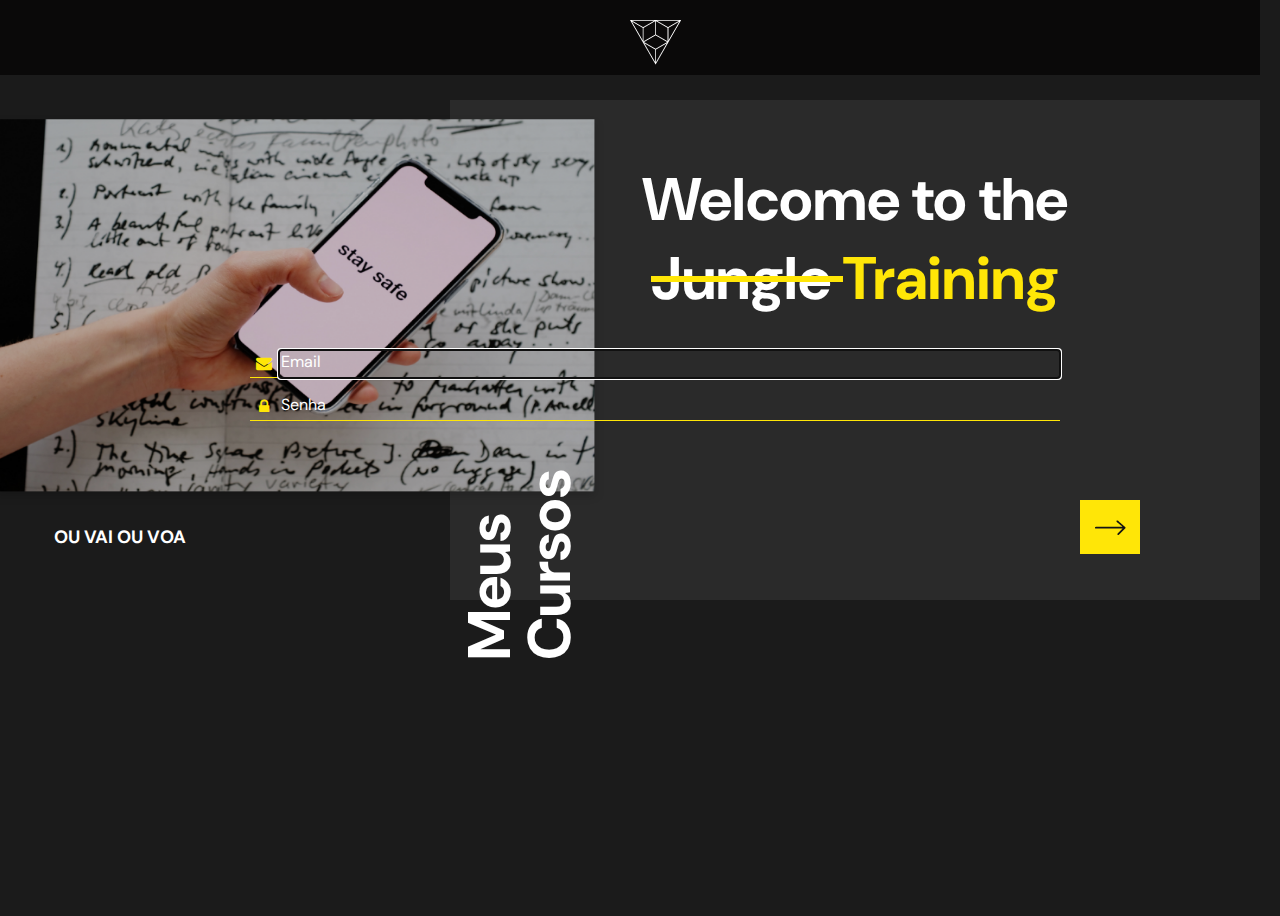
<file: index.html>
<!DOCTYPE html>
<head>
	<link rel="shortcut icon" href="images/logoblack.png">
	<title>Training Conquer</title>
	<link rel="stylesheet" href="https://stackpath.bootstrapcdn.com/bootstrap/4.2.1/css/bootstrap.min.css"
		integrity="sha384-GJzZqFGwb1QTTN6wy59ffF1BuGJpLSa9DkKMp0DgiMDm4iYMj70gZWKYbI706tWS" crossorigin="anonymous">
	<link href="http://maxcdn.bootstrapcdn.com/font-awesome/4.2.0/css/font-awesome.min.css" rel="stylesheet">
	<link href="css/global.css" type="text/css" rel="stylesheet">
	<link href='https://fonts.googleapis.com/css?family=DM Sans' rel='stylesheet'>
	<script type="text/javascript" src="js/login.js"></script>
</head>
<body>
	<section class="logo"></section>
	<section class="container-fluid header">
	<img src="images/bg.png">
	<section class="row">
			<div class="bgg"></div>
			<h1 class="titulo">
					<span class="p1">Welcome to the </span>
					<span class="p2"><span class="p3">Jungle </span></span>
					<span class="p4">Training</span>
			</h1>
			<h2 class="text1">
				<span class="p1">OU VAI OU VOA</span>
			</h2>
			<h3 class="text2">
				<span class="p1">Meus Cursos</span>
			</h3>
			<form class="form-container" id="form">
				<div class="input-container">
					<i class="fa fa-envelope icon"></i>
					<input type="email" class="fc1" id="email" placeholder="Email" required autofocus>
				</div>
				<div class="input-container">
					<i class="fa fa-lock icon"></i>
					<input type="password" class="fc2" id="password" placeholder="Senha" required autofocus>
				</div>
				<div class="fc3" id="error"></div>
				<button class="submit" id="submit" onclick="validaLogin();"></button>
			</form>
	</section>
</section>
</body>
</html>
</file>
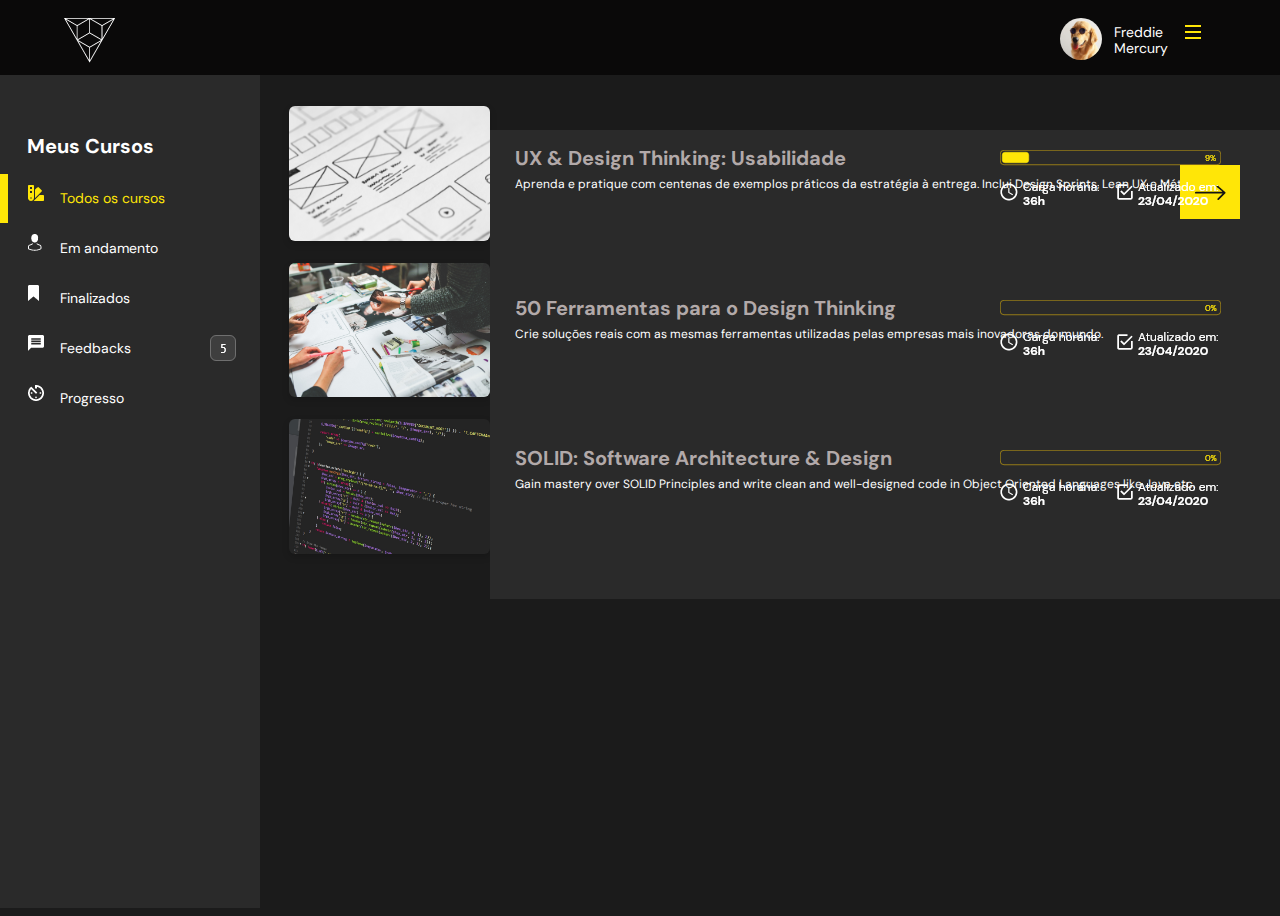
<file: cursos.html>
<!DOCTYPE html>
<head>
	<link rel="shortcut icon" href="images/logoblack.png">
	<title>Meus cursos</title>
	<link rel="stylesheet" href="https://stackpath.bootstrapcdn.com/bootstrap/4.2.1/css/bootstrap.min.css"
		integrity="sha384-GJzZqFGwb1QTTN6wy59ffF1BuGJpLSa9DkKMp0DgiMDm4iYMj70gZWKYbI706tWS" crossorigin="anonymous">
	<link href="css/cursos.css" type="text/css" rel="stylesheet">
	<link href='https://fonts.googleapis.com/css?family=DM Sans' rel='stylesheet'>
	<script type="text/javascript" src="js/login.js"></script>
</head>
<body>
	<section class="header"></section>
	<section class="logo">
		<img src="images/logoconquer.png" id="logo">
	</section>
	<div class="avatar"></div>
	<div class="nome">
		<section class="p3">Freddie Mercury</section>
	</div>
	<div class="drawer"></div>
	<h1 class="titulo">Meus Cursos</h1>
	<div class="menu">
		<section class="p4">Todos os cursos</section>
		<section class="p6">Em andamento</section>
		<section class="p6">Finalizados</section>
		<section class="p6">Feedbacks</section>
		<section class="p6">Progresso</section>
	</div>
	<div class="icones">
		<section class="todososcursos">
			<img src="images/todososcursos.png" id="todososcursos">
		</section>	
		<section class="andamento">
			<img src="images/andamento.png" id="andamento">
		</section>
		<section class="finalizados">
			<img src="images/finalizados.png" id="finalizados">
		</section>
		<section class="feedback">
			<img src="images/feedback.png" id="feedback">
		</section>
		<section class="progresso">
			<img src="images/progresso.png" id="progresso">
		</section>
	</div>
	<section class="feednumber">
			<img src="images/feednumber.png" id="feednumber">
	</section>
	<section class="options">
			<img src="images/options.png" id="options">
	</section>
	<section class="selection">
		<img src="images/selection.png" id="selection">
	</section>
	<div class="course1">
		<section class="p5">UX & Design Thinking: Usabilidade</section>
		<section class="p1">Aprenda e pratique com centenas de exemplos práticos da estratégia à entrega. Inclui Design Sprints, Lean UX e Métricas.</section>
	</div>
	<div class="course2">
		<section class="p5">50 Ferramentas para o Design Thinking</section>
		<section class="p1">Crie soluções reais com as mesmas ferramentas utilizadas pelas empresas mais inovadoras do mundo.</section>
	</div>
	<div class="course3">
		<section class="p5">SOLID: Software Architecture & Design</section>
		<section class="p1">Gain mastery over SOLID Principles and write clean and well-designed code in Object Oriented Languages like Java etc.</section>
	</div>
	<section class="progress1">
			<img src="images/progress1.png" id="progress1">		
	</section>
	<section class="progress2">
		<img src="images/progress2.png" id="progress2">		
	</section>
	<section class="progress3">
		<img src="images/progress2.png" id="progress3">		
	</section>
	<section class="course">
		<img src="images/course1.png" id="course1">
		<img src="images/course2.png" id="course2">
		<img src="images/course3.png" id="course3">
	</section>
	<form action="cursos2.html">
		<button class="submit" id="submit"></button>
	</form>
</body>
</html>
</file>
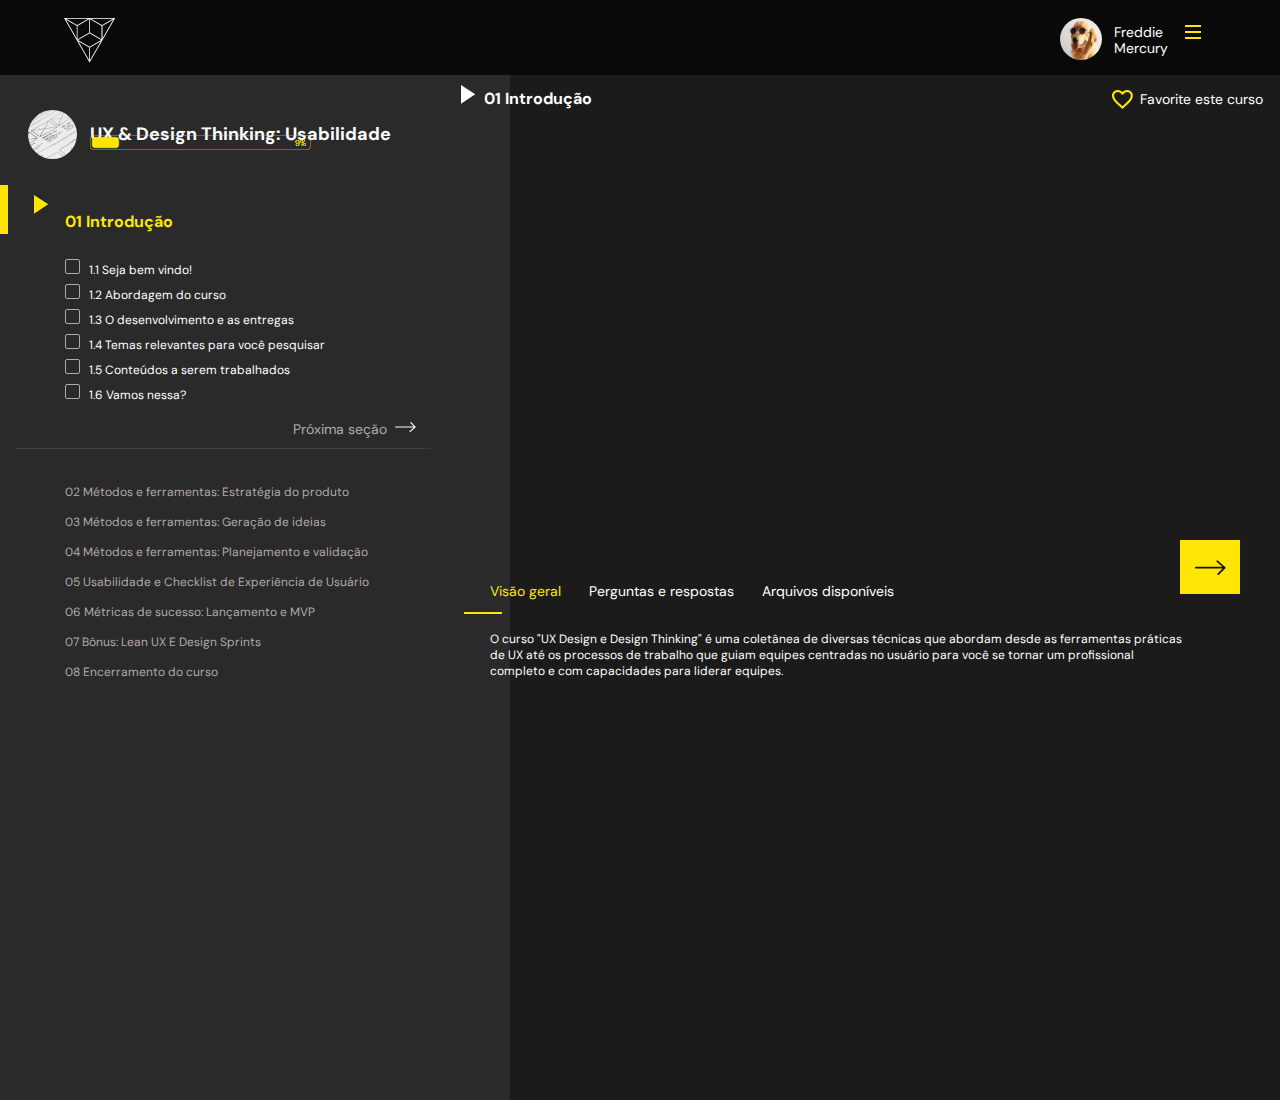
<file: cursos2.html>
<!DOCTYPE html>
<head>
    <link rel="shortcut icon" href="images/logoblack.png">
	<title>UX & Design Thinking: Usabilidade</title>
	<link rel="stylesheet" href="https://stackpath.bootstrapcdn.com/bootstrap/4.2.1/css/bootstrap.min.css"
		integrity="sha384-GJzZqFGwb1QTTN6wy59ffF1BuGJpLSa9DkKMp0DgiMDm4iYMj70gZWKYbI706tWS" crossorigin="anonymous">
    <link href="css/cursos2.css" type="text/css" rel="stylesheet">
    <link href='https://fonts.googleapis.com/css?family=DM Sans' rel='stylesheet'>
	<script type="text/javascript" src="js/login.js"></script>
</head>
<body>
	<section class="header"></section>
	<section class="logo">
		<img src="images/logoconquer.png" id="logo">
    </section>
    <section class="capa">
		<img src="images/capa.png" id="capa">
	</section>
	<div class="avatar"></div>
	<div class="nome">
		<section class="p3">Freddie Mercury</section>
    </div>
    <section class="options">
        <img src="images/options.png" id="options">
    </section>
	<div class="drawer"></div>
    <h1 class="titulo">UX & Design Thinking: Usabilidade</h1>
    <div class="menu">
        <h1 class="subtitulo">01 Introdução</h1>
        <section class="check">
            <img src="images/check.png" id="check">
            <span class="p6">1.1 Seja bem vindo!</span>
        </section>
        <section class="check">
            <img src="images/check.png" id="check2">
            <span class="p6">1.2 Abordagem do curso</span>
        </section>
        <section class="check">
            <img src="images/check.png" id="check3">
            <span class="p6">1.3 O desenvolvimento e as entregas</span>
        </section>
        <section class="check">
            <img src="images/check.png" id="check4">
            <span class="p6">1.4 Temas relevantes para você pesquisar</span>
        </section>
        <section class="check">
            <img src="images/check.png" id="check5">
            <span class="p6">1.5 Conteúdos a serem trabalhados</span>
        </section>
        <section class="check">
            <img src="images/check.png" id="check6">
            <span class="p6">1.6 Vamos nessa?</span>
        </section>
        <section class="submenu">
            <section class="p5">02 Métodos e ferramentas: Estratégia do produto</section>
            <section class="p5">03 Métodos e ferramentas: Geração de ideias</section>
            <section class="p5">04 Métodos e ferramentas: Planejamento e validação</section>
            <section class="p5">05 Usabilidade e Checklist de Experiência de Usuário</section>
            <section class="p5">06 Métricas de sucesso: Lançamento e MVP</section>
            <section class="p5">07 Bônus: Lean UX E Design Sprints</section>
            <section class="p5">08 Encerramento do curso</section>
        </section>
    </div>
    <div class="favorite">
        <section class="favorite">Favorite este curso</section>
        <section class="favbutton">
            <img src="images/favbutton.png" id="favbutton">
        </section>
    </div>
    <div class="proxima">
        <section class="proximatext">Próxima seção</section>
        <section class="proximabutton">
            <img src="images/proxima.png" id="proximabutton">
        </section>
        <section class="line">
            <img src="images/line.png" id="line"></section>
    </div>    
    <figure>
        <div class="boxVideo">
        <iframe width="560" height="315" src="https://www.youtube.com/embed/qjJhMa9C5UU" frameborder="0" allow="accelerometer; autoplay; encrypted-media; gyroscope; picture-in-picture" allowfullscreen></iframe>
    </figure>
    <div class="play">
        <img src="images/play.png" id="play">
    </div>
    <div class="playvideo">
        <img src="images/play2.png" id="playvideo">
    </div>
    <section class="textvideo">
		<span class="p3">01 Introdução</span>	
    </section>
    <section class="progresscurso">
		<img src="images/progresscurso.png" id="progresscurso">		
    </section>
    <section class="selection">
		<img src="images/selection.png" id="selection">
    </section>
    <div class="infos">
        <div class="secoes">
            <span class="p4">Visão geral</span>
            <span class="p3">Perguntas e respostas</span>
            <span class="p3">Arquivos disponíveis</span>
        </div>
        <div class="descricao">
            <section>
                O curso "UX Design e Design Thinking" é uma coletânea de diversas técnicas que abordam desde 
                as ferramentas práticas de UX até os processos de trabalho que guiam equipes centradas no usuário para você se tornar um 
                profissional completo e com capacidades para liderar equipes.
            </section>
        </div>
    </div>
    <section class="inline">
        <img src="images/inline.png" id="inline">
    </section>
    <button class="submit" id="submit"></button>
</body>
</html>
</file>
<file: css/global.css>
::placeholder { /* Chrome, Firefox, Opera, Safari 10.1+ */
  color: #FFFFFF;
  opacity: 1; /* Firefox */
}

:-ms-input-placeholder { /* Internet Explorer 10-11 */
  color: #FFFFFF;
}

::-ms-input-placeholder { /* Microsoft Edge */
  color: #FFFFFF;
}

*{color: #FFFFFF;}
body{
	background-color: rgb(27,27,27);
	width: 100%;
	height: 100vh;
	text-align: center;
}
.logo{
	background: url('../images/logoconquer.png') no-repeat;
	position: absolute;
	left: 630px;
	top: 20px;
	right: 20px;
	height: 75px;	
	z-index: +1;
}
.header {
	background: #0A0909;
	position: absolute;
	left: 0px;
	top: 0px;
	right: 20px;
	height: 75px;
}
img{
	position: absolute;
	left: -20px;
	top: 110px;
	width: 630px;
	height: 400px;
}
.titulo {
	position: absolute;
	right: 180px;
	width: 450px;
	top: 120px;
	font-family: 'DM Sans';font-size: 60px;
	font-weight: bold;
}
.text1 {
	position: absolute;
	left: 50px;
	width: 140px;
	top: 510px;
	font-family: 'DM Sans';font-size: 18px;
	font-weight: regular;
}
.text2 {
	position: absolute;
	transform: rotate(-90deg);
	left: 420px;
	height: 130px;
	line-height: 60px;
	text-align: left;
	width: 210px;
	top: 430px;
	font-family: 'DM Sans';font-size: 60px;
	font-weight: bold;
}
.bgg{
	background: #2A2A2A;
	position: absolute;
	right: 0px;
	width: 810px;
	top: 100px;
	height: 500px;
	z-index: -1;
}
.form-container{
	position: absolute;
	right: 0px;
	height: 500px;
	width: 810px;
	top: 100px;
	padding-top: 250px;
	padding-left: 240px;
	padding-right: 200px;
	padding-bottom: 0px;
	z-index: +1;
}
.submit{
	background: url('../images/submit.png') no-repeat;
	border-style: none;
	position: absolute;
	right: 120px;
	width: 60px;
	height: 54px; 
	top: 400px;
	text-align: center;
}
.submit:hover {
	background-color: #B1B1B1;
	opacity: 0.7;
	cursor: pointer;
}
@media (max-width: 1200px){
	body{
		background-color: rgb(27,27,27);
		text-align: center;
		width: 100%;
		height: auto;
	}
	img {
	display: none;
	}
	.text1{
		display: none;
	}
	.text2{
		display: none;
	}
}
@media (max-width: 650px){
	.bg{
		background: url('../images/header.png') no-repeat;
		position: absolute;
		background-size: 100%;
		background-position: 0px 0px;
	}
	.logo{
		position: absolute;
		left: 230px;
		width: 250px;
		height: 155px;
	}
	.titulo {
		position: absolute;
		left: 120px;
		width: 250px;
		height: 155px;
		font-family: 'DM Sans';font-size: 40px;
		font-weight: bold;
	}
	.bgg{
		background: #2A2A2A;
		width: 460px;
		position: absolute;
		left: 20px;
		height: 70vh;
		z-index: -1;
	}
	.form-container{
		position: absolute;
		padding: 0;
		left: 50px;
		top: 350px;
		width: 380px;
		height: 80px;
		z-index: +1;
	}
	.submit{
		background: url('../images/submit.png') no-repeat;
		border-style: none;
		position: absolute;
		right: 0px;
		width: 60px;
		height: 54px; 
		top: 100px;
		text-align: center;
	}
}
.p2 {
	text-decoration:line-through;
	color: #FFE607;
}
.p3 {
	color: #FFFFFF;
} 
.p4 {
	color: #FFE607;
}

.input-container {
	display: flex;
	width: 100%;
	margin-bottom: 15px;
}

.icon {
	position: relative;
	padding-top: 5px;
	color: #FFE607;
	width: 30px;
	text-align: center;
	border-bottom: 1px solid #FFE607;
}

.fc1{
	position: relative;
	padding-bottom: 5px;
	text-align: left;
    background-color: transparent;
    border: none;
	width: 100%;
    border-bottom: 1px solid #FFE607;
	font-family: 'DM Sans';
	font-size: 16px;
}

.fc2{
	position: relative;
	padding-bottom: 5px;
	text-align: left;
    background-color: transparent;
    border: none;
	width: 100%;
    border-bottom: 1px solid #FFE607;
	font-family: 'DM Sans';
	font-size: 16px;
}

.fc3{
	position: relative;
	padding-bottom: 5px;
	text-align: left;
    background-color: transparent;
    border-style: none;
	width: 100%;
	font-family: 'DM Sans';
	font-size: 14px;
}

input:-webkit-autofill,
input:-webkit-autofill:hover, 
input:-webkit-autofill:focus, 
input:-webkit-autofill:active  {
    -webkit-box-shadow: 0 0 0 30px #2A2A2A inset !important;
	-webkit-text-fill-color: #FFFFFF !important;
}
</file>
<file: css/cursos.css>
::placeholder { /* Chrome, Firefox, Opera, Safari 10.1+ */
	color: #FFFFFF;
	opacity: 1; /* Firefox */
}
:-ms-input-placeholder { /* Internet Explorer 10-11 */
	color: #FFFFFF;
}
::-ms-input-placeholder { /* Microsoft Edge */
	color: #FFFFFF;
}
.logopage{
	color: #FFFFFF;
}
*{color: #FFFFFF;}
body{
	background-color: rgb(27,27,27);
	width: 100%;
	height: 100vh;
	text-align: center;
}
.logo{
	border-style: none;
	position: absolute;
	left: 60px;
	width: 60px;
	height: 54px; 
	top: 18px;
	z-index: +1;
}
.avatar{
	background: url('../images/avatar.png') no-repeat;
	border-style: none;
	position: absolute;
	right: 160px;
	width: 60px;
	height: 54px; 
	top: 18px;
	z-index: +1;
}
.nome {
	position: absolute;
	right: 136px;
	top: 24px;
	width: 30px;
	color: #FFFFFF;
	font-family: 'DM Sans';font-size: 14px;
	line-height: 16px;
	z-index: +1;
}
.options {
	position: absolute;
	right: 65px;
	text-align: left;
	vertical-align: top;
	top: 25px;
	width: 30px;
}
.header {
	background: #0A0909;
	position: absolute;
	left: 0px;
	top: 0px;
	right: 00px;
	height: 75px;
}
.drawer {
	background: #2A2A2A;
	left: 0px;
	right: 600px;
	width: 260px;
	position: absolute;
	height: 100vh;
	z-index: -1;
}
.titulo {
	position: absolute;
	left: 20px;
	width: 140px;
	top: 120px;
	color: #FFFFFF;
	font-family: 'DM Sans';font-size: 20px;
	font-weight: bold;
}
.menu {
	position: absolute;
	text-align: left;
	left: 60px;
	width: 140px;
	top: 173px;
	line-height: 50px;
}
.icones {
	position: absolute;
	left: 28px;
	text-align: left;
	vertical-align: top;
	top: 171px;
	width: 30px;
	line-height: 50px;
}
.selection {
	position: absolute;
	left: 0px;
	text-align: left;
	vertical-align: top;
	top: 174px;
	width: 20px;
}
.feednumber {
	position: absolute;
	left: 210px;
	text-align: left;
	vertical-align: top;
	top: 335px;
	width: 30px;
}
.feednumber:hover {
	opacity: 0.7;
	cursor: pointer;
}
.course {
	position: absolute;
	left: 280px;
	top: 100px;
	width: 200px;
	height: 400px;
	z-index: -1;
}
.course1 {
	position: absolute;
	background-color: #2A2A2A;
	padding-left: 25px;
	padding-right: 340px;
	padding-top: 15px;
	padding-bottom: 10px;
	left: 490px;
	text-align: left;
	vertical-align: top;
	top: 130px;
	width: 800px;
	height: 16vh;
}
.progress1 {
	background-color: transparent;
	position: absolute;
	left: 1000px;
	top: 150px;
	width: 221px;
	height: 60px;
	line-height: 50px;
	z-index: +1;
}
.course2 {
	position: absolute;
	background-color: #2A2A2A;
	padding-left: 25px;
	padding-right: 340px;
	padding-top: 15px;
	padding-bottom: 10px;
	left: 490px;
	text-align: left;
	vertical-align: top;
	top: 280px;
	width: 800px;
	height: 16vh;
}
.progress2 {
	background-color: transparent;
	position: absolute;
	left: 1000px;
	top: 300px;
	width: 221px;
	height: 60px;
	line-height: 50px;
	z-index: +1;
}
.course3 {
	position: absolute;
	background-color: #2A2A2A;
	padding-left: 25px;
	padding-right: 340px;
	padding-top: 15px;
	padding-bottom: 10px;
	left: 490px;
	text-align: left;
	vertical-align: top;
	top: 430px;
	width: 800px;
	height: 16vh;
}
.progress3 {
	background-color: transparent;
	position: absolute;
	left: 1000px;
	top: 450px;
	width: 221px;
	height: 60px;
	line-height: 50px;
	z-index: +1;
}
.submit{
	background: url('../images/submit.png') no-repeat;
	border-style: none;
	position: absolute;
	right: 40px;
	width: 60px;
	height: 54px; 
	top: 165px;
	text-align: center;
}
.submit:hover {
	background-color: #B1B1B1;
	opacity: 0.7;
	cursor: pointer;
}
.p1 {
	font-family: 'DM Sans';
	font-size: 12px;
	font-weight: regular;
	color: #FFFFFF;
	line-height: 14px;
	padding-top: 6px;
}
.p2 {
	text-decoration:line-through;
	color: #FFE607;
}
.p3 {
	color: #FFFFFF;
}
.p4 {
	font-family: 'DM Sans';font-size: 14px;
	font-weight: regular;
	color: #FFE607;
}
.p5 {
	font-family: 'DM Sans';
	font-size: 20px;
	font-weight: bold;
	color: #B2A9A9;
}
.p6{
	font-family: 'DM Sans';font-size: 14px;
	font-weight: regular;
}
</file>
<file: css/cursos2.css>
::placeholder { /* Chrome, Firefox, Opera, Safari 10.1+ */
	color: #FFFFFF;
	opacity: 1; /* Firefox */
}
:-ms-input-placeholder { /* Internet Explorer 10-11 */
	color: #FFFFFF;
}
::-ms-input-placeholder { /* Microsoft Edge */
	color: #FFFFFF;
}
 
*{color: #FFFFFF;}
body{
	background-color: rgb(27,27,27);
	width: 100%;
	min-height: 100%;
	text-align: center;
}
.logo{
	border-style: none;
	position: absolute;
	left: 60px;
	width: 60px;
	height: 54px; 
	top: 18px;
	z-index: +1;
}
.avatar{
	background: url('../images/avatar.png') no-repeat;
	border-style: none;
	position: absolute;
	right: 160px;
	width: 60px;
	height: 54px; 
	top: 18px;
	z-index: +1;
}
.nome {
	position: absolute;
	right: 136px;
	top: 24px;
	width: 30px;
	color: #FFFFFF;
	font-family: 'DM Sans';font-size: 14px;
	line-height: 16px;
	z-index: +1;
}
.options {
	position: absolute;
	right: 65px;
	text-align: left;
	top: 25px;
    width: 30px;
    z-index: +1;
}
.header {
	background: #0A0909;
	position: absolute;
	left: 0px;
    top: 0px;
	right: 0px;
	height: 75px;
}
.drawer {
	background: #2A2A2A;
	left: 0px;
	width: 440px;
	position: absolute;
	height: auto;
	z-index: -1;
}
.capa{
	border-style: none;
	position: absolute;
	left: 12px;
	width: 80px;
    height: 80px; 
	top: 110px;
}
.titulo {
	position: absolute;
    left: 80px;
	width: 320px;
	top: 110px;
	font-family: 'DM Sans';font-size: 18px;
    font-weight: bold;
    color: #FFFFFF;
}
.progresscurso {
	background-color: transparent;
	position: absolute;
	left: 90px;
	top: 120px;
	width: 221px;
	height: 60px;
	line-height: 50px;
}
.play{
	border-style: none;
	position: absolute;
	left: 16px;
	width: 50px;
	height: 54px; 
	top: 195px;
	text-align: center;
}
.subtitulo {
	color: #FFE607;
	font-family: 'DM Sans';font-size: 16px;
    font-weight: bold;
    padding-bottom: 15px;
}.menu {
    position: absolute;
    padding-top: 200px;
    padding-left: 65px;
    background-color: #2A2A2A;
	text-align: left;
	left: 0px;
    width: 445px;
    min-height: 100vh;
    top: 0px;
    z-index: -1;
}
.check {
    line-height: 24px;
}
.submenu {
    padding-top: 70px;
    line-height: 30px;
    padding-bottom: 30px;
}
.icones {
	position: absolute;
	left: 64px;
	text-align: left;
	top: 238px;
	width: 20px;
    line-height: 30px;
}
.selection {
	position: absolute;
    left: 0px;
    top: 185px;
	text-align: left;
	vertical-align: top;
	width: 20px;
}
.proxima {
    position: absolute;
    left: 15px;
    width: 100px;
    top: 210px;
}
.proxima:hover {
	opacity: 0.6;
	cursor: pointer;
}
.proximatext {
    position: absolute;
    left: 275px;
    width: 100px;
    top: 210px;
    font-family: 'DM Sans';font-size: 14px;
    font-weight: regular;
    color: #B2A9A9;
}
.proximabutton {
    position: absolute;
	left: 380px;
	top: 208px;
    width: 10px;
}
.line {
	position: absolute;
	left: 0px;
	top: 225px;
}
.favorite {
    position: absolute;
	right: 8px;
    width: 124px;
    top: 45px;
    text-align: left;
    font-family: 'DM Sans';font-size: 14px;
	font-weight: regular;
}
.favorite:hover {
	opacity: 0.9;
	cursor: pointer;
}
.favbutton {
	position: absolute;
	right: 140px;
	top: 45px;
    width: 20px;
}
.textvideo {
	position: absolute;
	left: 470px;
    width: 160px; 
    top: 88px;
    font-family: 'DM Sans';font-size: 16px;
    font-weight: bold;
    color: #FFFFFF;
}
.playvideo{
	border-style: none;
	position: absolute;
    left: 460px;
	width: 16px; 
	top: 85px;
	text-align: center;
}
figure { width: 65%; min-width: 17.3em; margin:0 auto;}
.boxVideo {
    position: relative;
    padding-bottom: 56.25%; 
    padding-top: 120px;
    left: 224px;
    height: 60%;;
    margin:0 auto;
}
.boxVideo iframe {
    position: absolute;
    top: 280;
    left: 0;
    width: 100%;
    height: 72%;
}
.infos {
    position: absolute;
    text-align: left;
    left: 490px;
    top: 580px;
    font-family: 'DM Sans';
    width: 700px;
}
.secoes {
    display: inline;
    margin-right: 20px;
    font-size: 14px;
}
.descricao {
    position: absolute;
    color: #FFFFFF;
    font-size: 12px;
    padding-top: 30px;
}
.inline {
	position: absolute;
    left: 464px;
    top: 600px;
    width: 20px;
}
}.text2 {
	position: absolute;
    text-align: left;
	left: 490px;
    top: 580px;
    font-family: 'DM Sans';font-size: 12px;
	font-weight: regular;
    line-height: 30px;
    z-index: +1;
}
.submit {
	background: url('../images/submit.png') no-repeat;
	border-style: none;
	position: absolute;
	right: 40px;
	width: 60px;
	height: 54px; 
	top: 540px;
	text-align: center;
}
.submit:hover {
	background-color: #B1B1B1;
	opacity: 0.7;
	cursor: pointer;
}
.p1 {
	font-family: 'DM Sans';
	font-size: 12px;
	font-weight: regular;
	color: #FFFFFF;
	line-height: 14px;
	padding-top: 6px;
}
.p2 {
	text-decoration:line-through;
	color: #FFE607;
}
.p3 {
    color: #FFFFFF;
    margin-right: 24px;
}
.p4 {
    font-family: 'DM Sans';
    font-size: 14px;
    color: #FFE607;
    margin-right: 24px;
}
.p5 {
	font-family: 'DM Sans';
	font-size: 12px;
	color: #B2A9A9;
}
.p6{
    font-family: 'DM Sans';
    font-size: 12px;
    padding-left: 5px;
}
@media (max-width: 890px){
	.boxVideo{
        display: none;
}
    .favorite{
        display: none;
}
    .playvideo{
        display: none;
}
    .textvideo{
        display: none;
    }
@media (max-width: 600px){
	.boxVideo{
        display: none;
}
    .favorite{
        display: none;
    }
</file>
